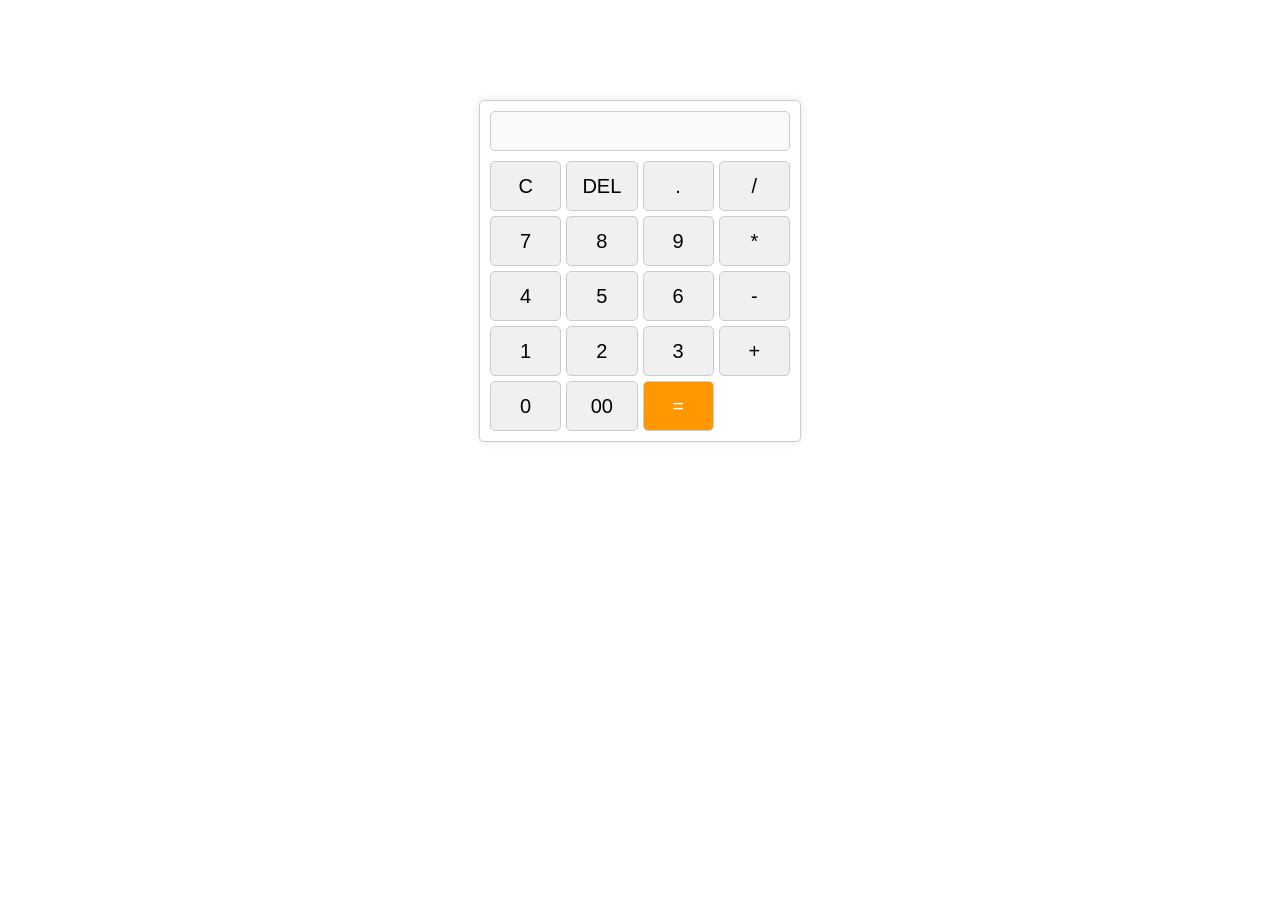
<file: index.html>
<!DOCTYPE html>
<html>
<head>
    <title>Calculator</title>
    <link rel="stylesheet" type="text/css" href="style.css">
</head>
<body>
    <div class="calculator">
        <div class="display">
            <input type="text" id="result" disabled>
        </div>
        <div class="keys">
            <button onclick="clearScreen()">C</button>
            <button onclick="deleteChar()">DEL</button>
            <button onclick="display('.')">.</button>
            <button onclick="display('/')">/</button>
            <button onclick="display('7')">7</button>
            <button onclick="display('8')">8</button>
            <button onclick="display('9')">9</button>
            <button onclick="display('*')">*</button>
            <button onclick="display('4')">4</button>
            <button onclick="display('5')">5</button>
            <button onclick="display('6')">6</button>
            <button onclick="display('-')">-</button>
            <button onclick="display('1')">1</button>
            <button onclick="display('2')">2</button>
            <button onclick="display('3')">3</button>
            <button onclick="display('+')">+</button>
            <button onclick="display('0')">0</button>
            <button onclick="display('00')">00</button>
            <button onclick="calculate()" class="equal">=</button>
        </div>
    </div>
    <script src="script.js"></script>
</body>
</html>
</file>
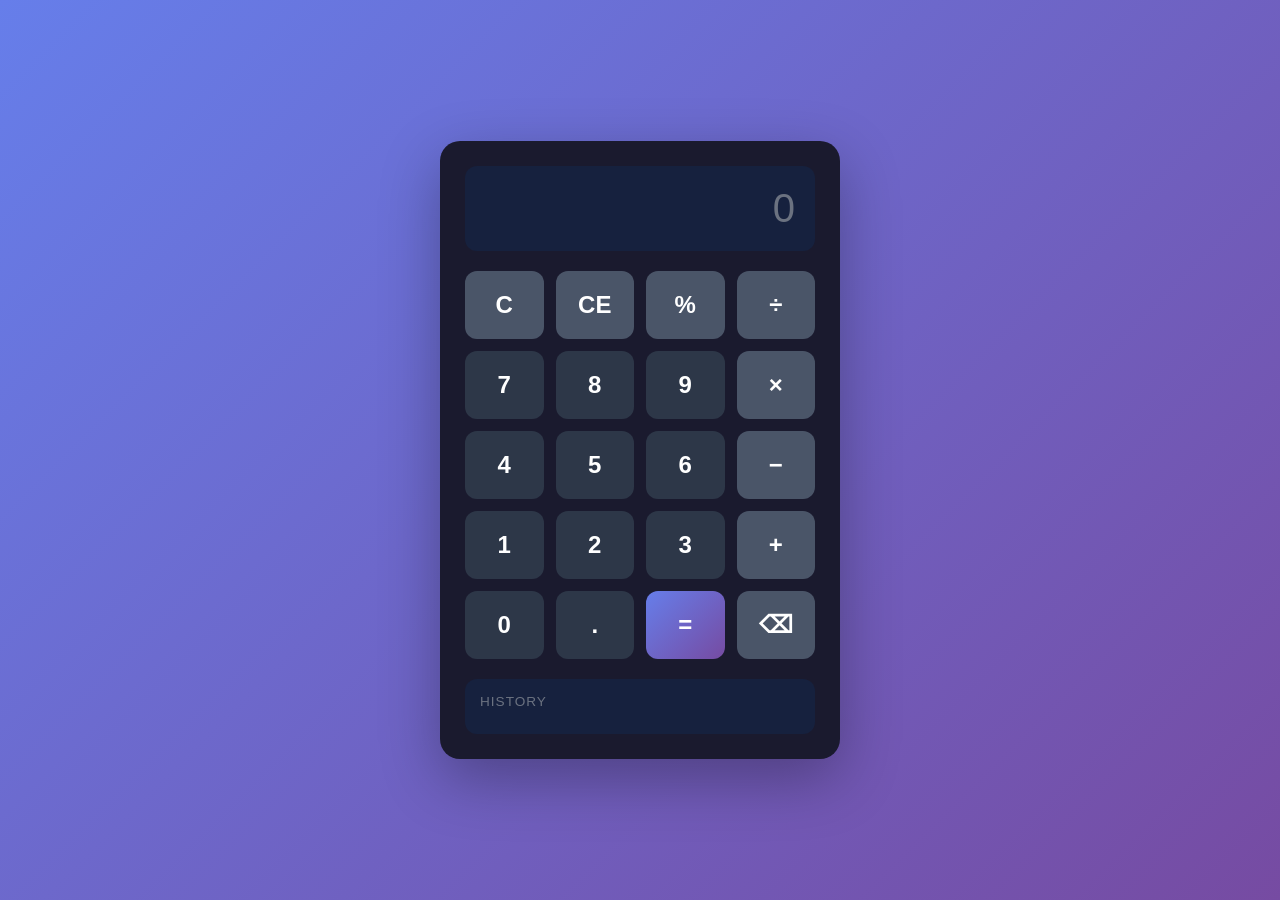
<file: calculator/index.html>
<!DOCTYPE html>
<html lang="en">
<head>
    <meta charset="UTF-8">
    <meta name="viewport" content="width=device-width, initial-scale=1.0">
    <title>Web Calculator</title>
    <link rel="stylesheet" href="styles.css">
</head>
<body>
    <div class="calculator">
        <div class="display">
            <input type="text" id="display" readonly placeholder="0">
        </div>
        <div class="buttons">
            <button class="btn btn-operator" data-value="C">C</button>
            <button class="btn btn-operator" data-value="CE">CE</button>
            <button class="btn btn-operator" data-value="%">%</button>
            <button class="btn btn-operator" data-value="/">÷</button>
            
            <button class="btn btn-number" data-value="7">7</button>
            <button class="btn btn-number" data-value="8">8</button>
            <button class="btn btn-number" data-value="9">9</button>
            <button class="btn btn-operator" data-value="*">×</button>
            
            <button class="btn btn-number" data-value="4">4</button>
            <button class="btn btn-number" data-value="5">5</button>
            <button class="btn btn-number" data-value="6">6</button>
            <button class="btn btn-operator" data-value="-">−</button>
            
            <button class="btn btn-number" data-value="1">1</button>
            <button class="btn btn-number" data-value="2">2</button>
            <button class="btn btn-number" data-value="3">3</button>
            <button class="btn btn-operator" data-value="+">+</button>
            
            <button class="btn btn-number" data-value="0">0</button>
            <button class="btn btn-number" data-value=".">.</button>
            <button class="btn btn-equals" data-value="=">=</button>
            <button class="btn btn-operator" data-value="backspace">⌫</button>
        </div>
        <div class="history">
            <div class="history-label">History</div>
            <div id="history-list"></div>
        </div>
    </div>
    <script src="script.js"></script>
</body>
</html>
</file>
<file: style.css>
.calculator {
    width: 300px;
    margin: 100px auto;
    border: 1px solid #ccc;
    border-radius: 5px;
    padding: 10px;
    box-shadow: 0 0 10px rgba(0,0,0,0.1);
}

.display {
    margin-bottom: 10px;
}

.display input {
    width: 100%;
    height: 40px;
    font-size: 20px;
    text-align: right;
    border: 1px solid #ccc;
    border-radius: 5px;
    padding: 5px;
    box-sizing: border-box;
}

.keys {
    display: grid;
    grid-template-columns: repeat(4, 1fr);
    grid-gap: 5px;
}

.keys button {
    height: 50px;
    font-size: 20px;
    border: 1px solid #ccc;
    border-radius: 5px;
    cursor: pointer;
    background-color: #f0f0f0;
}

.keys button:hover {
    background-color: #e0e0e0;
}

.keys .equal {
    background-color: #ff9800;
    color: white;
}

.keys .equal:hover {
    background-color: #f57c00;
}
</file>
<file: calculator/styles.css>
* {
    margin: 0;
    padding: 0;
    box-sizing: border-box;
}

body {
    font-family: 'Segoe UI', Tahoma, Geneva, Verdana, sans-serif;
    background: linear-gradient(135deg, #667eea 0%, #764ba2 100%);
    min-height: 100vh;
    display: flex;
    justify-content: center;
    align-items: center;
    padding: 20px;
}

.calculator {
    background: #1a1a2e;
    border-radius: 20px;
    padding: 25px;
    box-shadow: 0 20px 60px rgba(0, 0, 0, 0.3);
    max-width: 400px;
    width: 100%;
}

.display {
    margin-bottom: 20px;
}

.display input {
    width: 100%;
    padding: 20px;
    font-size: 2.5rem;
    text-align: right;
    border: none;
    border-radius: 12px;
    background: #16213e;
    color: #ffffff;
    outline: none;
}

.display input::placeholder {
    color: #6b7280;
}

.buttons {
    display: grid;
    grid-template-columns: repeat(4, 1fr);
    gap: 12px;
    margin-bottom: 20px;
}

.btn {
    padding: 20px;
    font-size: 1.5rem;
    border: none;
    border-radius: 12px;
    cursor: pointer;
    transition: all 0.2s ease;
    font-weight: 600;
}

.btn:active {
    transform: scale(0.95);
}

.btn-number {
    background: #2d3748;
    color: #ffffff;
}

.btn-number:hover {
    background: #4a5568;
}

.btn-operator {
    background: #4a5568;
    color: #ffffff;
}

.btn-operator:hover {
    background: #667eea;
}

.btn-equals {
    background: linear-gradient(135deg, #667eea 0%, #764ba2 100%);
    color: #ffffff;
}

.btn-equals:hover {
    opacity: 0.9;
}

.history {
    background: #16213e;
    border-radius: 12px;
    padding: 15px;
    max-height: 150px;
    overflow-y: auto;
}

.history-label {
    color: #6b7280;
    font-size: 0.85rem;
    margin-bottom: 10px;
    text-transform: uppercase;
    letter-spacing: 1px;
}

#history-list {
    color: #9ca3af;
    font-size: 0.9rem;
}

.history-item {
    padding: 5px 0;
    border-bottom: 1px solid #2d3748;
}

.history-item:last-child {
    border-bottom: none;
}

.history-expression {
    color: #6b7280;
}

.history-result {
    color: #667eea;
    font-weight: 600;
}

/* Scrollbar styling */
.history::-webkit-scrollbar {
    width: 6px;
}

.history::-webkit-scrollbar-track {
    background: #1a1a2e;
}

.history::-webkit-scrollbar-thumb {
    background: #4a5568;
    border-radius: 3px;
}

.history::-webkit-scrollbar-thumb:hover {
    background: #667eea;
}
</file>
